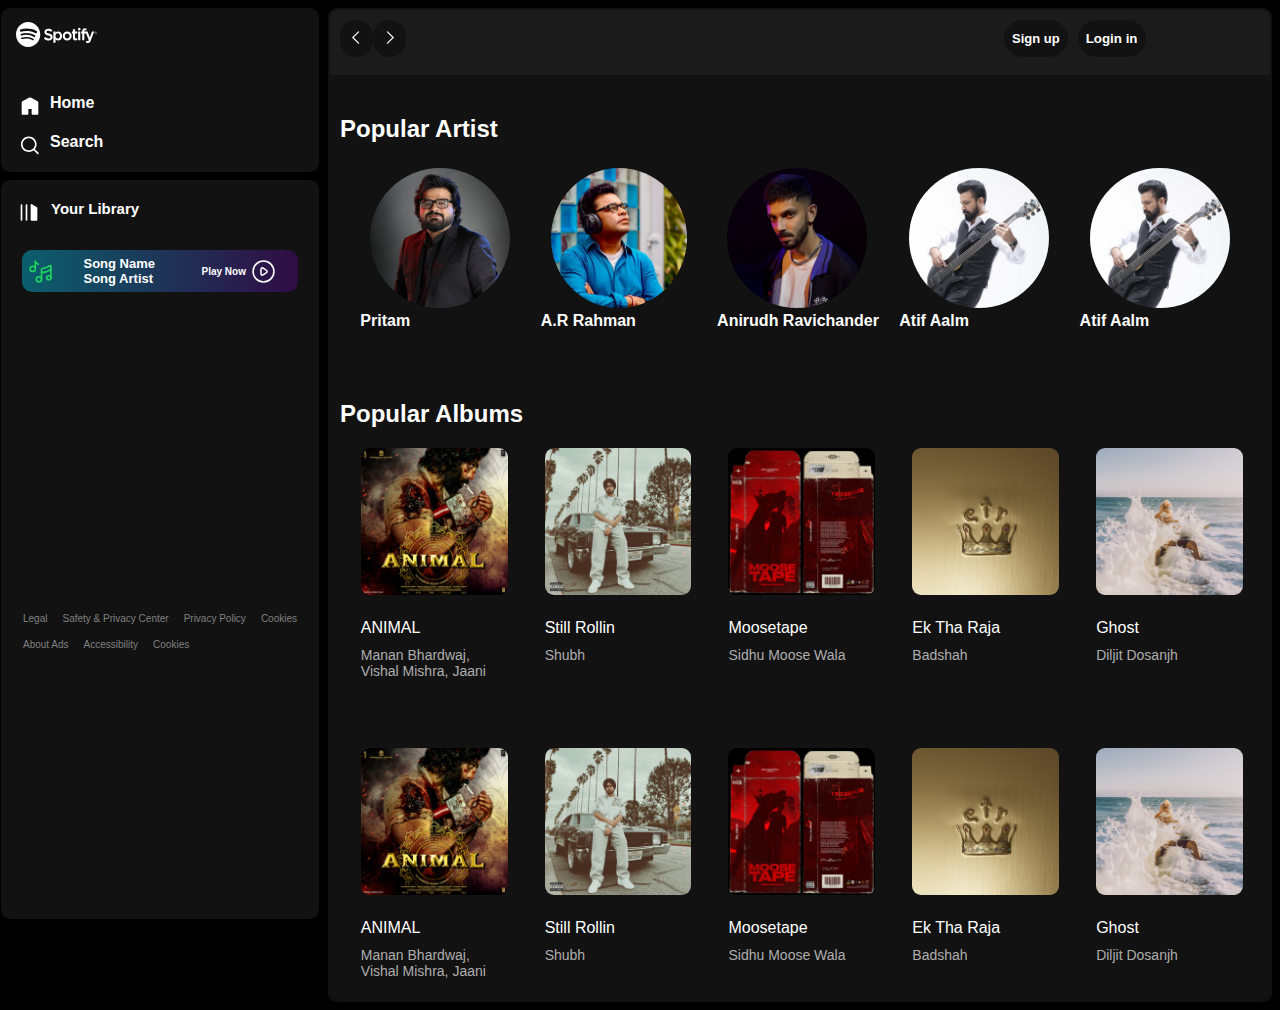
<file: index.html>
<!DOCTYPE html>
<html lang="en">

    <head>
    <meta charset="UTF-8">
    <meta name="viewport" content="width=device-width, initial-scale=1.0">
    <link rel="stylesheet" href="style.css">
    <link rel="stylesheet" href="utility.css">
    <title>Spotify - Web Player: Music for everyone</title>
    </head>

    <body>
    <div class="container flex bg-black">
        <div class="left">
            <div class="home bg-grey rounded m-1 p-1">
                <div class="logo">
                    <img class="img" src="logo.svg" alt="spotify">
                    <img class="close" src="close.svg" alt="close">
                </div>
                <ul>
                    <li><img class="invert log" src="home.svg" alt="Home"> <a href="home">Home</a></li>
                    <li><img class="invert log" src="search.svg" alt="Search"><a href="search">Search</a></li>
                </ul>
            </div>
            <div class="library bg-grey rounded m-1 p-1">
                <div class="heading">
                    <img class="invert log" src="library.svg" alt="library">
                    <h2>
                        Your Library
                    </h2>
                    <!-- <img class="invert log2" src="plus.svg" alt=""> -->
                </div>
                <div class="songList">
                    <ul>
                        <li>
                            <img src="musicsvg.svg" alt="">
                            <div class="info">
                                <div>Song Name</div>
                                <div>Song Artist</div>
                            </div>
                            <div class="playnow">
                                <span>Play Now</span>
                                <img src="playsong.svg" alt="">
                            </div>
                        </li>
                    </ul>
                </div>
                <div class="footer">
                    <div class="link1"><a href="https://www.spotify.com/jp/legal/">Legal</a></div>
                    <div class="link1"><a href="https://www.spotify.com/jp/legal/">Safety & Privacy Center</a></div>
                    <div class="link3"><a href="https://www.spotify.com/jp/legal/privacy-policy/">Privacy Policy</a>
                    </div>
                    <div class="link4"><a href="https://www.spotify.com/jp/legal/cookies-policy/">Cookies</a></div>
                    <div class="link5"><a href="https://www.spotify.com/jp/legal/privacy-policy/#s3">About Ads</a></div>
                    <div class="link6"><a href="https://www.spotify.com/jp/accessibiliy">Accessibility</a></div>
                    <div class="link4"><a href="https://www.spotify.com/jp/legal/cookies-policy/">Cookies</a></div>
                </div>
                <!-- <div class="footer_btn">
                    <button><img class="invert" src="english_btn.svg" alt="">English</button>
                </div> -->
            </div>

        </div>

        <!-- right side begins from here -->
        <div class="right border bg-grey rounded">
            <div class="nav">
                <div class="testing">
                <img class="hamburger" src="hamburger.svg" alt="">
                <button class="round"><img class="invert arrow" src="arrow.svg" alt=""></button>
                <button class="round"><img class="invert arrow" src="revert_arrow.svg" alt=""></button>
                <button class="signupbtn">Sign up</button>
                <button class="loginbtn">Login in</button>
                </div>

            </div>


            <div class="playlist">
                <div class="heading_of_popular_albums">
                    <h2>Popular Artist</h2>
                </div>
                <!-- <span>
                    <a class="anchor" href="Show all">Show all</a>
                </span> -->
                <div class="artist_cont">
                    <div class="artist art">
                        <img class="image" src="artist1.jpeg" alt="pritam">
                        <h4 class="names">Pritam</h4>
                    </div>
                    <div class="artistt art">
                        <img class="image" src="artist3.jpeg" alt="AR rahman">
                        <h4 id="names">A.R Rahman</h4>
                    </div>
                    <div class="artist3 art">
                        <img class="image" src="artist5.jpeg" alt="anirudh Ravichander">
                        <h4 id="names">Anirudh Ravichander</h4>
                    </div>

                    <div class="artist2 art">
                        <img class="image" src="artist2.jpeg" alt="Atif aslm">
                        <h4 id="names">Atif Aalm</h4>
                    </div>
                    <!-- sample -->
                    <div class="artist2 art">
                        <img class="image" src="artist2.jpeg" alt="Atif aslm">
                        <h4 id="names">Atif Aalm</h4>
                    </div>
                </div>
            </div>
            <!-- music cards -->
            <div class="poplr">
                <div class="heading_of_popular_albums">
                    <h2>Popular Albums</h2>
                </div>
                <!-- <span>
                    <a class="anchor" href="Show all">Show all</a>
                </span> -->
                <div class="card_container">
                    <!-- card1 -->
                    <div class="card">
                       
                        <button class="play_btn"><img src="play_btn.png" alt="play_btn"></button>
                        <div class="imag">
                            <img src="animal.jpeg" alt="">
                        </div>
                        <div class="card_text">
                            <h4 style="font-weight: 100;">ANIMAL</h4>
                            <p>Manan Bhardwaj, Vishal Mishra, Jaani</p>
                        </div>
                    </div>

                    <!-- card2 -->
                    <div class="card">
                        <button class="play_btn"><img src="play_btn.png" alt="play_btn"></button>
                        <div class="imag">
                            <img src="still_rollin.jpeg" alt="">
                        </div>
                        <div class="card_text">
                            <h4 style="font-weight: 100;">Still Rollin</h4>
                            <p>Shubh</p>
                        </div>
                    </div>

                    <!-- card3 -->
                    <div class="card">
                        <button class="play_btn"><img src="play_btn.png" alt="play_btn"></button>
                        <div class="imag">
                            <img src="moosetape.jpeg" alt="">
                        </div>
                        <div class="card_text">
                            <h4 style="font-weight: 100;">Moosetape</h4>
                            <p>Sidhu Moose Wala</p>
                        </div>
                    </div>

                    <!-- card4 -->
                    <div class="card">
                        <button class="play_btn"><img src="play_btn.png" alt="play_btn"></button>
                        <div class="imag">
                            <img src="badshah.jpeg" alt="">
                        </div>
                        <div class="card_text">
                            <h4 style="font-weight: 100;">Ek Tha Raja</h4>
                            <p>Badshah</p>
                        </div>
                    </div>

                    <!-- card5 -->
                    <div class="card">
                        <button class="play_btn"><img src="play_btn.png" alt="play_btn"></button>
                        <div class="imag">
                            <img src="diljit_dosanjh.jpeg" alt="">
                        </div>
                        <div class="card_text">
                            <h4 style="font-weight: 100;">Ghost</h4>
                            <p>Diljit Dosanjh</p>
                        </div>
                    </div>

                
                    <!-- container 2 -->
                    <div class="card">
                        <button class="play_btn"><img src="play_btn.png" alt="play_btn"></button>
                        <div class="imag">
                            <img src="animal.jpeg" alt="">
                        </div>
                        <div class="card_text">
                            <h4 style="font-weight: 100;">ANIMAL</h4>
                            <p>Manan Bhardwaj, Vishal Mishra, Jaani</p>
                        </div>
                    </div>

                    
                    <div class="card">
                        <button class="play_btn"><img src="play_btn.png" alt="play_btn"></button>
                        <div class="imag">
                            <img src="still_rollin.jpeg" alt="">
                        </div>
                        <div class="card_text">
                            <h4 style="font-weight: 100;">Still Rollin</h4>
                            <p>Shubh</p>
                        </div>
                    </div>

                    
                    <div class="card">
                        <button class="play_btn"><img src="play_btn.png" alt="play_btn"></button>
                        <div class="imag">
                            <img src="moosetape.jpeg" alt="">
                        </div>
                        <div class="card_text">
                            <h4 style="font-weight: 100;">Moosetape</h4>
                            <p>Sidhu Moose Wala</p>
                        </div>
                    </div>

                    
                    <div class="card">
                        <button class="play_btn"><img src="play_btn.png" alt="play_btn"></button>
                        <div class="imag">
                            <img src="badshah.jpeg" alt="">
                        </div>
                        <div class="card_text">
                            <h4 style="font-weight: 100;">Ek Tha Raja</h4>
                            <p>Badshah</p>
                        </div>
                    </div>

                    
                    <div class="card">
                        <button class="play_btn"><img src="play_btn.png" alt="play_btn"></button>
                        <div class="imag">
                            <img src="diljit_dosanjh.jpeg" alt="">
                        </div>
                        <div class="card_text">
                            <h4 style="font-weight: 100;">Ghost</h4>
                            <p>Diljit Dosanjh</p>
                        </div>
                    </div>
                </div>



                <!-- <div class="card_container">
                    
                    <div class="card">
                        <button class="play_btn"><img src="play_btn.png" alt="play_btn"></button>
                        <div class="image">
                            <img src="animal.jpeg" alt="">
                        </div>
                        <div class="card_text">
                            <h4 style="font-weight: 100;">ANIMAL</h4>
                            <p>Manan Bhardwaj, Vishal Mishra, Jaani</p>
                        </div>
                    </div>

                    
                    <div class="card">
                        <button class="play_btn"><img src="play_btn.png" alt="play_btn"></button>
                        <div class="image">
                            <img src="still_rollin.jpeg" alt="">
                        </div>
                        <div class="card_text">
                            <h4 style="font-weight: 100;">Still Rollin</h4>
                            <p>Shubh</p>
                        </div>
                    </div>

                    
                    <div class="card">
                        <button class="play_btn"><img src="play_btn.png" alt="play_btn"></button>
                        <div class="image">
                            <img src="moosetape.jpeg" alt="">
                        </div>
                        <div class="card_text">
                            <h4 style="font-weight: 100;">Moosetape</h4>
                            <p>Sidhu Moose Wala</p>
                        </div>
                    </div>

                    
                    <div class="card">
                        <button class="play_btn"><img src="play_btn.png" alt="play_btn"></button>
                        <div class="image">
                            <img src="badshah.jpeg" alt="">
                        </div>
                        <div class="card_text">
                            <h4 style="font-weight: 100;">Ek Tha Raja</h4>
                            <p>Badshah</p>
                        </div>
                    </div>

                    
                    <div class="card">
                        <button class="play_btn"><img src="play_btn.png" alt="play_btn"></button>
                        <div class="image">
                            <img src="diljit_dosanjh.jpeg" alt="">
                        </div>
                        <div class="card_text">
                            <h4 style="font-weight: 100;">Ghost</h4>
                            <p>Diljit Dosanjh</p>
                        </div>
                    </div>
                </div>
            </div> -->


            
                <div class="playbar">
                    <div class="songinfo"></div>
                    <div class="playsong">
                        <img id="previous" src="previoussong.svg" alt="">
                        <img id="play" src="playsong.svg" alt="">
                        <img id="next" src="nextsong.svg" alt="">
                    </div>
                    <div>
                    <div class="songtime"></div>
                    <div class="volume">
                        <img src="volume.svg" alt="">
                        <div class="range">
                            <input type="range" name="volume" id="">
                        </div>
                    </div>
                    </div>
                    <div class="seekbar">
                        <div class="circle">
                        </div>
                    </div>
                </div>
        </div>
    </div>
    <script src="script.js"></script>
    </body>

</html>
</file>
<file: style.css>
* {
    margin: 0;
    padding: 0;
}

body {
    font-family: CircularSp, CircularSp-Arab, CircularSp-Hebr, CircularSp-Cyrl, CircularSp-Grek, CircularSp-Deva, var(--fallback-fonts, sans-serif), sans-serif;
    font-weight: 600;
}

.home {
    padding: 20px;
}

.home ul li {
    display: flex;
    width: 14px;
    list-style: none;
    gap: 10px;
    padding: 7px 12px;
}

.heading {
    display: flex;
    gap: 2px;
    padding: 3px 1px;
    font-size: 10px;
}

.left {
    width: 25vw;
    max-height: 90vh;
    /* position: relative; */
    /* max-height: fit-content; */
}

.right {
    width: 75vw;
    max-height: 110vh;
    overflow-y: scroll;
    position: relative;
}

.logo {
    padding: 7px 15px 7px 8px;
}

ul li a {
    color: white;
    font-size: 16px;
    text-decoration: none;
    font-family: CircularSp, CircularSp-Arab, CircularSp-Hebr, CircularSp-Cyrl, CircularSp-Grek, CircularSp-Deva, var(--fallback-fonts, sans-serif), sans-serif;
}

ul li a:hover {
    color: #aeaeae;
    text-decoration: none;
    transition-delay: 0.1s;
}

.library {
    height: 80.5vh;
    position: relative;
}

.heading h2 {
    padding-top: 10px;
}

.heading img {
    padding-top: 10px;
    padding: 10px;
}

.footer {
    margin: 15px 0;
    padding: 0 15px;
    text-align: start;
    display: flex;
    font-size: 10px;
    color: white;
    gap: 15px;
    position: absolute;
    flex-wrap: wrap;
    font-weight: 100;
    bottom: 20;
}

.footer a {
    color: grey;
    text-decoration: none;
}

.footer_btn {
    padding: 5px;
    bottom: 0;
}

.footer_btn button {
    border: 1px solid;
    border-radius: 50px;
    font-weight: bolder;
    padding: 5px 5px 5px 5px;
    width: 8vw;
}

.footer_btn button img {
    height: 15px;
    padding: 0px 5px;
}

.main_cont {
    padding: 20px;

}

.nav {
    padding: 10px;
    background-color: rgba(38, 38, 38, 0.482);
    height: 45px;
}

.signupbtn {
    padding: 8px;
    margin-left: 65%;
    border: none;
    font-weight: 700;
    font-size: 13px;
    border-radius: 30px;

}

.signupbtn:hover {
    background-color: white;
    color: black;
    padding: 10px;
    font-size: 14px;
    font-weight: bold;
}

.loginbtn {
    padding: 8px;
    border: none;
    font-weight: 700;
    border-radius: 30px;
    margin-left: 10px;
}

.loginbtn:hover {
    background-color: white;
    color: black;
    padding: 10px;
    font-weight: bold;
}

.playlist {
    padding: 10px;
}

.hamburger{
    display: none;
    padding: 2px;
    margin: 2px;
    
}


.artist_cont {
    display: flex;
    padding: 25px 0px 0px 0px;
    overflow-y: auto;
    justify-content: space-evenly;

}


.poplr {
    padding: 30px 10px 60px;
}

.heading_of_popular_albums {
    width: 85%;
    padding-top: 30px;
}

.playbar {
    position: relative;
    background: rgb(104 107 120);
    background: linear-gradient(90deg, rgb(36 37 58 / 55%) 0%, rgb(10 95 126 / 55%) 100%);
    width: 70vw;
    padding: 10px 0px;
    padding-inline: 11px;
    justify-content: space-between;
    border-radius: 10px;
    display: flex;
    bottom:-50px;
    flex-wrap: wrap;
}

.songList {
    padding: 0px 14px;
    font-size: 13px;
    overflow-y: scroll;
    height: 40vh;
}

.songList ul li {
    list-style: none;
    display: flex;
    gap: 6px;
    cursor: pointer;
    padding: 6px;
    background: rgb(0, 220, 255);
    background: linear-gradient(90deg, rgb(0 220 255 / 38%) 0%, rgb(87 4 135 / 43%) 100%);
    border-radius: 10px;
    margin: 12px 0px;
    align-items: center;
    justify-content: space-between;
}


.playnow {
    display: flex;
    font-size: 10px;
    gap: 5px;
    padding-inline: 16px;
    align-items: center;
    justify-content: end;
}

.seekbar{
    border: 2px solid white;
    display: flex;
    width: 99%;
    bottom: 2px;
    position: relative;
}


.circle{ 
    border: 6px solid white;
    border-radius: 50%;
    position: absolute;
    bottom: -6px;
    
}
.playsong img{
    cursor: pointer;
}

.testing{
    display: flex;
}

.close{
    padding-left: 350px;


}
.volume{
    display: flex;
}


@media only screen and (max-width: 1201px) {
    .artist_cont::-webkit-scrollbar{
        display: none;
    }
    .left{
        background-color: black;
        position: absolute;
        left: 0;
        transition: all .9s;
        z-index: 1;
        width: 325px;
        height: 100vh;
    }
    .by-grey{
        background-color: #121212;
    }
    .right{
        width: 100vw;
    }
    .playbar{
        width: 90vw;
        margin: 3px;
    }
    .hamburger{
        display: block;
    }
    .nav{
        height: 55px;
        width: 95vw;
    }

    .close{
        padding-left: 140px;
    }
    .testing{
        width: 65vw;
    }
    .signupbtn, .loginbtn{
        display: none;
    }
    .card_container{
        display:grid;
        gap:20px 20px;
        grid-template-columns: auto auto auto ;
    }

    
}

@media only screen and (max-width:460px){
    .artist_cont::-webkit-scrollbar{
        display: none;
    }
   
    .card_container{
        display: grid;
        gap: 20px 20px;
        grid-template-columns: auto auto;
    }
    /* .card_container::-webkit-scrollbar{
        display: none;
    } */
    .playbar {
        width: 83vw;
        justify-content: center;
        align-items: center;
        gap: 8px;
        flex-direction: column;
    }
       
    
}
</file>
<file: utility.css>
img{
    height: 25px;
}

.flex{
    display: flex;
}
.border{
    border:2px solid #121212; 
    margin: 8px;
}
.rounded{
    border-radius:9px;
}
.justify-center{
    justify-content: center;
}

.items-center{
    align-items: center;
}
.bg-black{
    background-color: black;
    color: white;
}
.bg-grey{
    background-color: #121212;
    
}

.invert{
    filter:invert(1);
}

.log{
    width: 20px;
    height: 20
    px;
}

.log2{
    width: 15px;
    height: 20px;
    padding: 0px 8px 0px 85px;
}

.m-1{
    margin:8px 1px;
}

.anchor{
    margin-left: 90%;
    color: #aeaeae;
    font-size: 14px;
    text-decoration: none;
}
.anchor:hover{
    text-decoration: underline;
}


.p-1{
    padding: 7px;
}

.round {
    border-radius: 20px;
    font-weight: 600;
    font-size: 15px;
    border-style: none;
}

button{
    background-color: rgba(17, 17, 17, 0.886);
    color: white;
    padding: 10px;
    
}
.arrow{
    height: 13px;
}

.art:hover{
    background-color: rgba(14, 13, 13, 0.712);
}
.art img{
    padding-inline: 10px;
    height: 140px;
    border-radius: 50%;
} 


.card_container{
    padding:10px;
    display: grid;
    grid-template-columns: auto auto auto auto auto;
    gap: 20px 20px;
    justify-content: space-evenly;
}
/* .card_container::-webkit-scrollbar{
    display: none;
} */
.poplr .card {
    position: relative; 
    width: 163px;
    background-color: #121212;
    height: 280px;
    border-radius: 11px;
    /* margin-right: 10px; 
    margin-bottom: 10px; */
}
.poplr .card:hover{
    background-color: rgba(38, 38, 38, 0.482);
}
.imag img {
    width: 90%;
    height: 10%;
    object-fit: contain;
    border-radius: 19px;
    padding: 10px 10px 10px 10px;
}

.card_container button {
    position: absolute;
    top: 100px;
    right: 16px;
    border-radius: 50%;
    background-color: #1ed760;
    border: none;
    height: 40px;
    opacity: var();
    width: 40px;
}

.play_btn{
    opacity: 0%;
}

.play_btn:hover{
    opacity: 100%;
    transition: all 0.5s ease-in-out;
    
}

.play_btn img{
    height: 20px;
}
/* .play_btn:hover{
    cursor: pointer;
    transition: all 1s;
    transition: background-color 0.3s ease-out, color 0.3s ease-out;
} */

.card_text{
    padding: 10px;
}
 .card_text p{
    color: #aeaeae;
    font-size: 14px;
    font-weight: 500;
    padding-top: 10px;
}
.card_text p:hover{
    text-decoration: underline;
}

 
/* For WebKit browsers (such as Chrome, Safari) */
::-webkit-scrollbar {
    width: 5px;
}


::-webkit-scrollbar-track {
    background: #333;
}


::-webkit-scrollbar-thumb {
    background: #555;
    border-radius: 10px;
}


::-webkit-scrollbar-thumb:hover {
    background: #777;
}
</file>
